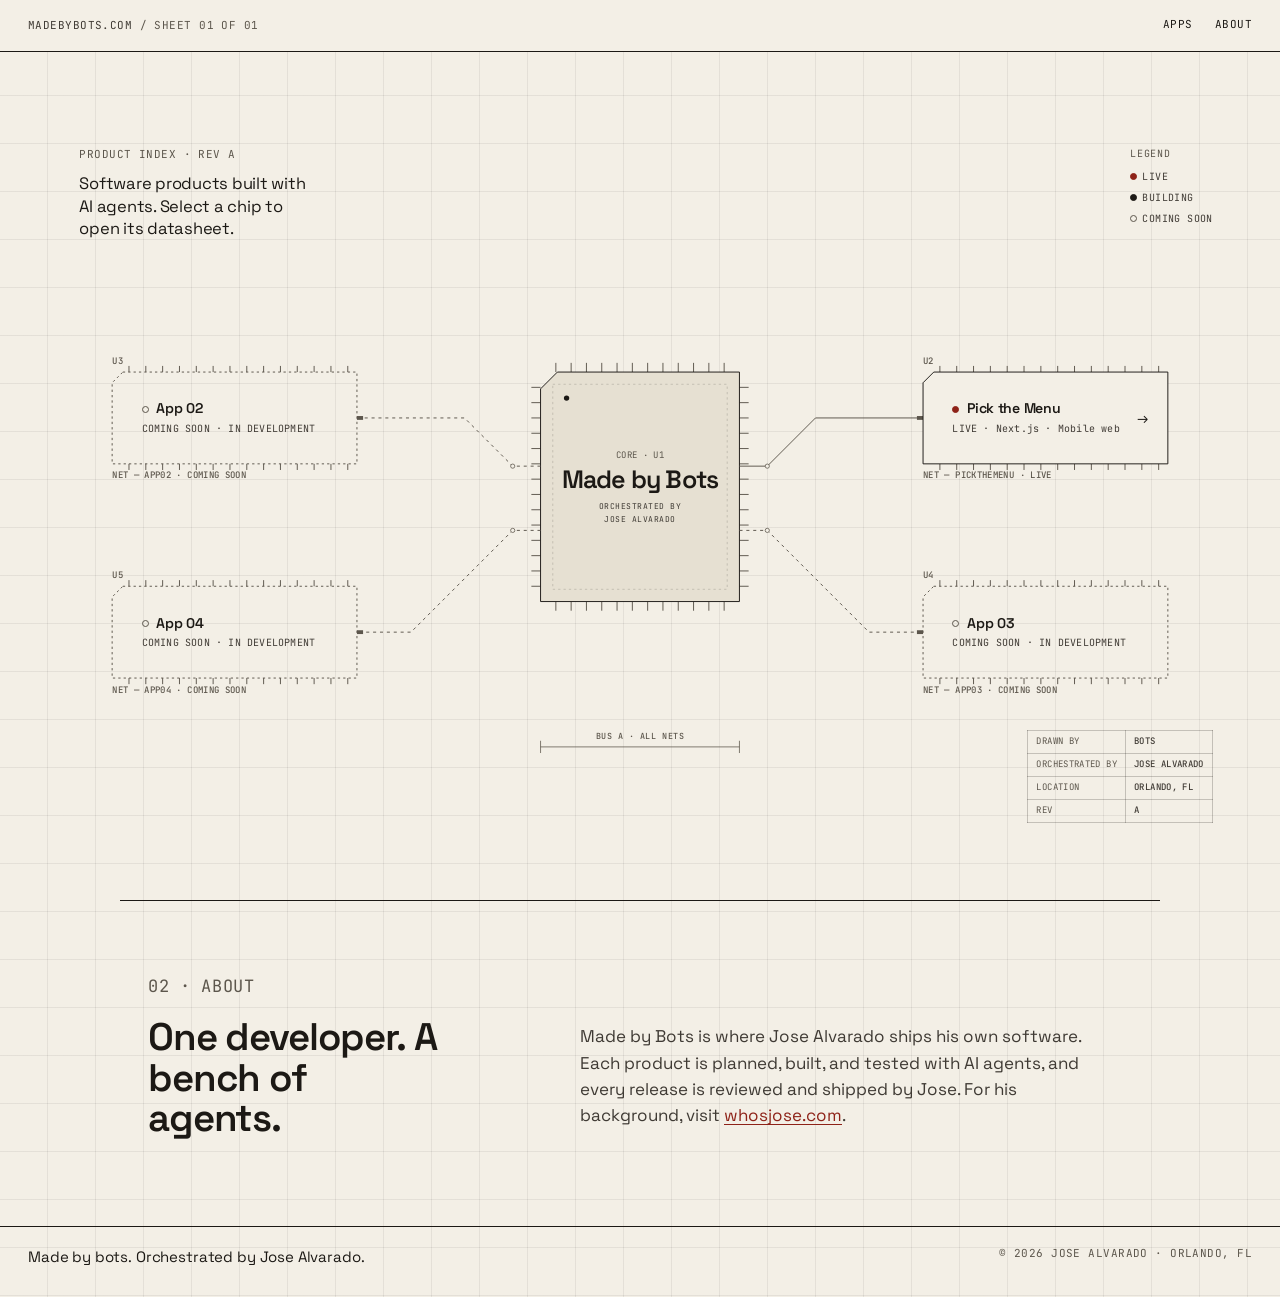
<file: index.html>
<!doctype html>
<html lang="en">
<head>
<meta charset="utf-8">
<meta name="viewport" content="width=device-width, initial-scale=1">
<title>Made by Bots — Software orchestrated by Jose Alvarado</title>
<meta name="description" content="Software products built with AI agents and orchestrated by Jose Alvarado. Open each chip on the board to read its datasheet.">
<meta name="theme-color" content="#F3EFE6">
<link rel="canonical" href="https://madebybots.com/">
<meta property="og:type" content="website">
<meta property="og:url" content="https://madebybots.com/">
<meta property="og:title" content="Made by Bots">
<meta property="og:description" content="Software products built with AI agents. Orchestrated by Jose Alvarado.">
<meta property="og:image" content="https://madebybots.com/og-image.png">
<meta property="og:image:alt" content="Blueprint-style circuit board with a central Made by Bots chip wired to app chips.">
<meta property="og:image:width" content="1200">
<meta property="og:image:height" content="630">
<meta name="twitter:card" content="summary_large_image">
<link rel="icon" href="favicon.svg" type="image/svg+xml">
<link rel="apple-touch-icon" href="apple-touch-icon.png">
<link rel="preload" href="fonts/space-grotesk-var.woff2" as="font" type="font/woff2" crossorigin>
<link rel="preload" href="fonts/jetbrains-mono-var.woff2" as="font" type="font/woff2" crossorigin>
<link rel="stylesheet" href="style.css">
<script type="application/ld+json">{"@context":"https://schema.org","@graph":[{"@type":"WebSite","name":"Made by Bots","url":"https://madebybots.com/","description":"Software products built with AI agents and orchestrated by Jose Alvarado. Open each chip on the board to read its datasheet.","author":{"@type":"Person","name":"Jose Alvarado","url":"https://whosjose.com"}},{"@type":"SoftwareApplication","name":"Pick the Menu","url":"https://pickthemenu.com","description":"A mobile web app that settles “where should we eat?” Five quick questions return one nearby restaurant that’s open now.","featureList":["A five-step quiz (vibe, cravings, hunger, distance, location) narrows nearby options to a single pick.","Group mode lets friends decide together.","Past picks are saved on the device."],"author":{"@type":"Person","name":"Jose Alvarado","url":"https://whosjose.com"},"screenshot":["https://madebybots.com/assets/pickthemenu-home.webp","https://madebybots.com/assets/pickthemenu-quiz.webp"]}]}</script>
</head>
<body>
<a class="skip" href="#apps-list">Skip to app list</a>

<header class="topbar">
  <p class="mono sheet-id">MADEBYBOTS.COM <span class="dim">/ SHEET 01 OF 01</span></p>
  <nav aria-label="Primary" class="mono">
    <a href="#board">Apps</a>
    <a href="#about">About</a>
    <a href="#contact" data-config="contactUrl" hidden>Contact</a>
  </nav>
</header>

<main>
  <section id="board" class="board-wrap" aria-labelledby="core-title">
    <div class="board" data-board>
      <svg class="traces" viewBox="0 0 1600 1000" preserveAspectRatio="xMidYMid meet" aria-hidden="true" focusable="false">
        <g class="decor"></g>
        <g class="nets"></g>
      </svg>

      <div class="intro">
        <p class="mono eyebrow">PRODUCT INDEX · REV A</p>
        <p class="lede">Software products built with AI agents. Select a chip to open its datasheet.</p>
      </div>

      <div class="core" aria-hidden="false">
        <p class="mono core-ref">CORE · U1</p>
        <h1 id="core-title">Made by Bots</h1>
        <p class="mono core-sub">ORCHESTRATED BY <br>JOSE ALVARADO</p>
      </div>

      <ol class="chips" id="apps-list" aria-label="Apps">
        <li class="chip" data-status="live" data-id="pickthemenu" style="--x:1170;--y:370;--w:320;--h:120">
          <span class="chip-ref" aria-hidden="true">U2</span>
          <button class="chip-btn" type="button" aria-haspopup="dialog" aria-label="Pick the Menu LIVE · NEXT.JS · MOBILE WEB. Open datasheet.">
            <span class="chip-name"><span class="led" data-status="live"></span>Pick the Menu</span>
            <span class="chip-meta">LIVE · NEXT.JS · MOBILE WEB</span>
            <span class="chip-go" aria-hidden="true">→</span>
          </button>
          <span class="chip-net" aria-hidden="true">NET — PICKTHEMENU · LIVE</span>
        </li>
        <li class="chip" data-status="placeholder" data-id="app-02" style="--x:110;--y:370;--w:320;--h:120">
          <span class="chip-ref" aria-hidden="true">U3</span>
          <button class="chip-btn" type="button" aria-disabled="true" aria-label="App 02 COMING SOON · IN DEVELOPMENT">
            <span class="chip-name"><span class="led" data-status="placeholder"></span>App 02</span>
            <span class="chip-meta">COMING SOON · IN DEVELOPMENT</span>
          </button>
          <span class="chip-net" aria-hidden="true">NET — APP02 · COMING SOON</span>
        </li>
        <li class="chip" data-status="placeholder" data-id="app-03" style="--x:1170;--y:650;--w:320;--h:120">
          <span class="chip-ref" aria-hidden="true">U4</span>
          <button class="chip-btn" type="button" aria-disabled="true" aria-label="App 03 COMING SOON · IN DEVELOPMENT">
            <span class="chip-name"><span class="led" data-status="placeholder"></span>App 03</span>
            <span class="chip-meta">COMING SOON · IN DEVELOPMENT</span>
          </button>
          <span class="chip-net" aria-hidden="true">NET — APP03 · COMING SOON</span>
        </li>
        <li class="chip" data-status="placeholder" data-id="app-04" style="--x:110;--y:650;--w:320;--h:120">
          <span class="chip-ref" aria-hidden="true">U5</span>
          <button class="chip-btn" type="button" aria-disabled="true" aria-label="App 04 COMING SOON · IN DEVELOPMENT">
            <span class="chip-name"><span class="led" data-status="placeholder"></span>App 04</span>
            <span class="chip-meta">COMING SOON · IN DEVELOPMENT</span>
          </button>
          <span class="chip-net" aria-hidden="true">NET — APP04 · COMING SOON</span>
        </li>
        <li class="signal-dot" aria-hidden="true"></li>
      </ol>

      <ul class="legend mono" aria-label="Status legend">
        <li><span class="led" data-status="live"></span>Live</li>
        <li><span class="led" data-status="building"></span>Building</li>
        <li><span class="led" data-status="placeholder"></span>Coming soon</li>
      </ul>

      <table class="title-block mono" aria-label="Drawing title block">
        <tr><th scope="row">DRAWN BY</th><td>BOTS</td></tr>
        <tr><th scope="row">ORCHESTRATED BY</th><td>JOSE ALVARADO</td></tr>
        <tr><th scope="row">LOCATION</th><td>ORLANDO, FL</td></tr>
        <tr><th scope="row">REV</th><td>A</td></tr>
      </table>
    </div>
    <noscript><p class="noscript">Live app: <a href="https://pickthemenu.com">Pick the Menu</a> — five quick questions, one nearby restaurant open now.</p></noscript>
  </section>

  <section id="about" class="about" aria-labelledby="about-title">
    <p class="mono eyebrow">02 · ABOUT</p>
    <div class="about-grid">
      <h2 id="about-title">One developer. A bench of agents.</h2>
      <p>Made by Bots is where Jose Alvarado ships his own software. Each product is planned, built, and tested with AI agents, and every release is reviewed and shipped by Jose. For his background, visit <a href="https://whosjose.com">whosjose.com</a>.</p>
    </div>
  </section>
</main>

<footer class="footer" id="contact">
  <p class="signature">Made by bots. Orchestrated by Jose Alvarado.</p>
  <p class="dim mono">© <span data-year>2026</span> Jose Alvarado · Orlando, FL</p>
</footer>

<dialog class="sheet" aria-labelledby="sheet-title" data-sheet>
  <div class="sheet-inner"></div>
</dialog>

<script src="app.js" type="module"></script>
</body>
</html>
</file>
<file: style.css>
/* Made by Bots — printed sheet. Same board, flat ink. */
@font-face { font-family: "Space Grotesk"; src: url("fonts/space-grotesk-var.woff2") format("woff2"); font-weight: 300 700; font-display: swap; }
@font-face { font-family: "JetBrains Mono"; src: url("fonts/jetbrains-mono-var.woff2") format("woff2"); font-weight: 100 800; font-display: swap; }

:root {
  --bg: #F3EFE6;
  --bg-raised: #E6E0D2;
  --bg-sheet: #F7F4EC;
  --grid: rgba(28, 25, 21, 0.07);
  --ink: #1C1915;
  --ink-2: #3F3A34;
  --ink-3: #5C564C;
  --line: #1C1915;
  --line-dim: rgba(28, 25, 21, 0.22);
  --accent: #8E2218;
  --live: #8E2218;
  --building: #1C1915;
  --idle: transparent;
  --focus: #1C1915;
  --font-sans: "Space Grotesk", ui-sans-serif, system-ui, -apple-system, "Segoe UI", sans-serif;
  --font-mono: "JetBrains Mono", ui-monospace, "SFMono-Regular", Menlo, Consolas, monospace;
  --ease: cubic-bezier(.2, .7, .2, 1);
  --topbar: 52px;
  color-scheme: light;
}

* { box-sizing: border-box; }
html { background: var(--bg); }
body {
  margin: 0; color: var(--ink); font: 400 16px/1.55 var(--font-sans);
  background-color: var(--bg);
  background-image:
    linear-gradient(var(--grid) 1px, transparent 1px),
    linear-gradient(90deg, var(--grid) 1px, transparent 1px);
  background-size: 48px 48px;
  background-position: -1px -1px;
  -webkit-font-smoothing: antialiased;
}
.mono { font-family: var(--font-mono); font-size: 11px; letter-spacing: .04em; text-transform: uppercase; }
.dim { color: var(--ink-3); }
a { color: var(--accent); text-underline-offset: 3px; }
:focus-visible { outline: 2px solid var(--focus); outline-offset: 3px; }
.skip { position: absolute; left: 12px; top: -48px; background: var(--ink); color: var(--bg); padding: 8px 12px; z-index: 10; font-weight: 600; }
.skip:focus { top: 12px; }

.topbar { height: var(--topbar); display: flex; align-items: center; justify-content: space-between; padding: 0 28px; border-bottom: 1px solid var(--ink); background: var(--bg); }
.topbar p { margin: 0; color: var(--ink-2); }
.topbar nav { display: flex; gap: 22px; }
.topbar nav a { color: var(--ink); text-decoration: none; padding: 4px 0; border-bottom: 1px solid transparent; }
.topbar nav a:hover { border-bottom-color: var(--ink); }

.board-wrap { display: grid; place-items: center; min-height: calc(100svh - var(--topbar)); padding: 18px 28px 28px; }
.board {
  position: relative; container-type: inline-size;
  width: min(100%, calc((100svh - var(--topbar) - 48px) * 1.6)); aspect-ratio: 16 / 10;
}
.traces { position: absolute; inset: 0; width: 100%; height: 100%; overflow: visible; }

.intro { position: absolute; left: 4.2%; top: 7.5%; width: 28%; }
.intro .eyebrow { color: var(--ink-3); margin: 0 0 10px; }
.intro .lede { margin: 0; color: var(--ink); font-size: clamp(16px, 1.35cqw, 22px); line-height: 1.35; max-width: 22ch; letter-spacing: -.015em; }

.core { position: absolute; left: calc(670 / 1600 * 100%); top: 37%; width: calc(260 / 1600 * 100%); height: 30%;
  display: flex; flex-direction: column; align-items: center; justify-content: center; text-align: center; pointer-events: none; }
.core h1 { margin: 6px 0 8px; font-weight: 600; font-size: clamp(22px, 2.05cqw, 36px); line-height: .95; letter-spacing: -.03em; }
.core .core-ref { margin: 0; color: var(--ink-3); font-size: clamp(9px, .65cqw, 11px); }
.core .core-sub { margin: 0; color: var(--ink-2); font-size: clamp(8px, .58cqw, 11px); line-height: 1.55; letter-spacing: .06em; }

.chips { list-style: none; margin: 0; padding: 0; }
.chip { position: absolute; left: calc(var(--x) / 1600 * 100%); top: calc(var(--y) / 1000 * 100%); width: calc(var(--w) / 1600 * 100%); height: calc(var(--h) / 1000 * 100%); }
.chip-btn {
  all: unset; box-sizing: border-box; position: absolute; inset: 0; display: grid; align-content: center; gap: .3em;
  padding: 0 10% 0 12%; cursor: pointer; color: var(--ink);
}
.chip-btn[aria-disabled="true"] { cursor: default; }
.chip-btn:focus-visible { outline: 2px solid var(--focus); outline-offset: 5px; }
.chip-name { font: 600 clamp(14px, 1.15cqw, 20px)/1.1 var(--font-sans); letter-spacing: -.02em; display: flex; align-items: center; gap: .55em; }
.chip-meta { font: 400 clamp(10px, .7cqw, 12px)/1.3 var(--font-mono); letter-spacing: .02em; color: var(--ink-2); white-space: nowrap; overflow: hidden; text-overflow: ellipsis; }
.led { flex: none; width: 7px; height: 7px; border-radius: 50%; background: var(--idle); border: 1px solid var(--ink-3); }
.led[data-status="live"] { background: var(--accent); border-color: var(--accent); }
.led[data-status="building"] { background: var(--ink); border-color: var(--ink); }
.chip-ref, .chip-net { position: absolute; left: 0; font: 500 clamp(9px, .58cqw, 11px)/1 var(--font-mono); letter-spacing: .04em; color: var(--ink-3); text-transform: uppercase; white-space: nowrap; }
.chip-ref { bottom: calc(100% + .7em); }
.chip-net { top: calc(100% + .85em); }
.board.is-dense .chip-net { display: none; }
.chip-go { position: absolute; right: 8%; top: 50%; translate: 0 -50%; color: var(--ink); font: 400 clamp(14px, 1cqw, 18px)/1 var(--font-sans); transition: translate .18s var(--ease); }
.chip-btn:hover .chip-go, .chip-btn:focus-visible .chip-go { translate: 4px -50%; }

.title-block { position: absolute; right: 3.2%; bottom: 4%; border-collapse: collapse; font-size: clamp(9px, .58cqw, 11px); color: var(--ink-2); background: transparent; }
.title-block th, .title-block td { border: 1px solid var(--line-dim); padding: .45em .9em; text-align: left; font-weight: 500; }
.title-block th { color: var(--ink-3); font-weight: 400; }

.legend { position: absolute; right: 3.2%; top: 7.5%; list-style: none; margin: 0; padding: 0; display: grid; gap: .55em; border: 0; font-size: clamp(10px, .62cqw, 12px); color: var(--ink-2); background: none; }
.legend li { display: flex; align-items: center; gap: .55em; }
.legend::before { content: "Legend"; color: var(--ink-3); letter-spacing: .08em; margin-bottom: .15em; }

.traces .core-body { fill: var(--bg-raised); stroke: var(--ink); stroke-width: 1.25; }
.traces .core-inner { fill: none; stroke: var(--line-dim); stroke-width: 1; stroke-dasharray: 3 4; }
.traces .pin1 { fill: var(--ink); stroke: none; }
.traces .pin { stroke: var(--ink-3); stroke-width: 1.25; }
.traces .chip-body { fill: var(--bg); stroke: var(--ink); stroke-width: 1.25; }
.traces .chip-body.is-placeholder { fill: transparent; stroke: var(--ink-3); stroke-dasharray: 3 4; }
.traces .trace { fill: none; stroke: var(--ink-3); stroke-width: 1.25; stroke-linejoin: miter; transition: stroke .18s var(--ease), stroke-width .18s var(--ease); }
.traces .net.is-placeholder .trace { stroke: var(--ink-3); stroke-dasharray: 4 5; }
.traces .via { fill: var(--bg); stroke: var(--ink-3); stroke-width: 1; }
.traces .net.is-placeholder .via { stroke: var(--ink-3); }
.traces .pad { fill: var(--ink-3); }
.traces .dim-line { stroke: var(--ink-3); stroke-width: 1; fill: none; }
.traces .dim-text { fill: var(--ink-3); font: 500 11px var(--font-mono); letter-spacing: .06em; }

.board[data-active] .net { opacity: .28; transition: opacity .18s var(--ease); }
.board[data-active] .net.is-active { opacity: 1; }
.traces .net.is-active .trace { stroke: var(--accent); stroke-width: 2; }
.traces .net.is-active .via, .traces .net.is-active .pad { stroke: var(--accent); fill: var(--accent); }
.traces .net.is-active .chip-body { stroke: var(--accent); }

.about { max-width: 1040px; margin: 0 auto; padding: 72px 28px 88px; border-top: 1px solid var(--ink); }
.about .eyebrow { color: var(--ink-3); margin: 0 0 18px; }
.about-grid { display: grid; grid-template-columns: .8fr 1.2fr; gap: 40px 64px; align-items: start; }
.about h2 { margin: 0; font-size: clamp(28px, 3vw, 42px); line-height: 1.05; letter-spacing: -.03em; font-weight: 600; max-width: 12ch; }
.about p { margin: 6px 0 0; color: var(--ink-2); font-size: 17px; line-height: 1.55; max-width: 46ch; }
.footer { display: flex; justify-content: space-between; gap: 16px; flex-wrap: wrap; padding: 18px 28px 28px; border-top: 1px solid var(--ink); color: var(--ink-2); }
.footer p { margin: 0; }
.footer .signature { color: var(--ink); font-size: 15px; letter-spacing: -.01em; }
.noscript { text-align: center; }
.signal-dot { display: none; }

.sheet { width: min(1040px, calc(100vw - 48px)); max-height: calc(100svh - 48px); padding: 0; border: 1px solid var(--ink); background: var(--bg-sheet); color: var(--ink); border-radius: 0; overflow: auto; }
.sheet::backdrop { background: rgba(28, 25, 21, .45); }
.sheet[open] { animation: sheet-in .16s var(--ease); }
@keyframes sheet-in { from { opacity: 0; } }
.sheet-inner { position: relative; padding: 32px 36px 0; }
.sheet-head { display: flex; justify-content: space-between; align-items: end; gap: 24px; padding-bottom: 16px; border-bottom: 1px solid var(--ink); }
.sheet-head h2 { margin: 0; font-size: clamp(32px, 4vw, 52px); line-height: .95; letter-spacing: -.03em; font-weight: 600; }
.sheet-ref { color: var(--ink-3); margin: 8px 0 0; }
.status-pill { display: inline-flex; align-items: center; gap: 8px; color: var(--ink); white-space: nowrap; }
.status-pill .led { width: 7px; height: 7px; }
.sheet-body { display: grid; grid-template-columns: 1.05fr .95fr; }
.spec { border-right: 1px solid var(--line-dim); padding: 8px 28px 12px 0; }
.spec section { padding: 16px 0; border-bottom: 1px solid var(--line-dim); }
.spec section:last-child { border-bottom: 0; }
.spec h3 { margin: 0 0 8px; font: 500 11px/1 var(--font-mono); letter-spacing: .06em; color: var(--ink-3); text-transform: uppercase; }
.spec p, .spec li { margin: 0; color: var(--ink-2); font-size: 16px; }
.spec p.lead { color: var(--ink); font-size: 17px; }
.spec ul.bullets { margin: 10px 0 0; padding-left: 1.1em; }
.spec ul.bullets li + li { margin-top: 4px; }
.tags { list-style: none; padding: 0; margin: 0; display: flex; flex-wrap: wrap; gap: 6px 14px; }
.tags li { font: 500 14px/1.2 var(--font-sans); color: var(--ink); letter-spacing: -.01em; }
.tags li + li { padding-left: 14px; border-left: 1px solid var(--line-dim); }
.figs { display: flex; gap: 20px; justify-content: center; align-items: start; padding: 20px 0 12px 24px; }
.figs figure { margin: 0; text-align: left; width: min(190px, 46%); }
.figs .frame { padding: 0; border: 1px solid var(--ink); }
.figs img { display: block; width: 100%; height: auto; }
.figs figcaption { margin-top: 8px; color: var(--ink-3); }
.sheet-foot { display: flex; justify-content: space-between; align-items: center; gap: 16px; flex-wrap: wrap; margin: 8px -36px 0; padding: 14px 36px 18px; border-top: 1px solid var(--ink); }
.sheet-foot dl { display: flex; gap: 28px; margin: 0; flex-wrap: wrap; }
.sheet-foot dt { color: var(--ink-3); }
.sheet-foot dd { margin: 3px 0 0; color: var(--ink); }
.actions { display: flex; gap: 8px; }
.btn { display: inline-flex; align-items: center; gap: 8px; padding: 10px 14px; font: 600 14px/1 var(--font-sans); letter-spacing: -.01em; text-decoration: none; border: 1px solid var(--ink); cursor: pointer; background: transparent; color: var(--ink); }
.btn-primary { background: var(--accent); border-color: var(--accent); color: #F7F4EC; }
.btn-primary:hover { background: #731C14; }
.btn-ghost:hover { background: rgba(28, 25, 21, .06); }

@media (max-width: 760px), (max-aspect-ratio: 4/5) {
  .topbar { padding: 0 16px; }
  .topbar nav { gap: 16px; }
  .sheet-id .dim { display: none; }
  .board-wrap { display: block; min-height: 0; padding: 28px 18px 40px; }
  .board { width: 100%; aspect-ratio: auto; container-type: normal; display: flex; flex-direction: column; }
  .traces, .title-block, .legend { display: none; }
  .intro, .core { position: static; width: auto; height: auto; }
  .core { order: -1; align-items: flex-start; text-align: left; margin-bottom: 8px; }
  .core h1 { font-size: clamp(40px, 12vw, 56px); margin: 8px 0 6px; }
  .core .core-ref { font-size: 11px; }
  .core .core-sub { font-size: 12px; letter-spacing: .04em; }
  .core .core-sub br { display: none; }
  .intro .eyebrow { display: none; }
  .intro .lede { font-size: 17px; max-width: 28ch; }
  .chips { position: relative; margin-top: 36px; padding-left: 28px; display: grid; gap: 22px; }
  .chips::before { content: ""; position: absolute; left: 0; top: 0; bottom: 8px; width: 1px; background: var(--ink); }
  .chip { position: relative; left: auto; top: auto; width: auto; height: auto; min-height: 92px; }
  .chip::before { content: ""; position: absolute; left: -28px; top: 28px; width: 28px; height: 1px; background: var(--ink); }
  .chip[data-status="placeholder"]::before { background: var(--ink-3); }
  .chip-btn { position: relative; inset: auto; width: 100%; min-height: 92px; padding: 16px 40px 16px 16px; border: 1px solid var(--ink); background: var(--bg);
    clip-path: polygon(12px 0, 100% 0, 100% 100%, 0 100%, 0 12px); }
  .chip[data-status="placeholder"] .chip-btn { border-style: dashed; border-color: var(--ink-3); background: transparent; }
  .chip-name { font-size: 18px; }
  .chip-meta { font-size: 12px; white-space: normal; }
  .chip-go { font-size: 18px; right: 14px; }
  .chip-ref { bottom: calc(100% + 6px); font-size: 10px; }
  .chip-net, .signal-dot { display: none; }
  .about { padding: 48px 18px 64px; }
  .about-grid { grid-template-columns: 1fr; gap: 16px; }
  .about h2 { max-width: none; }
  .sheet, dialog.sheet:modal {
    inset: 0; width: 100%; height: 100svh; max-width: none; max-height: none; margin: 0; border: 0;
  }
  .sheet-inner { padding: 24px 18px 0; }
  .sheet-body { grid-template-columns: 1fr; }
  .spec { border-right: 0; padding-right: 0; }
  .figs { padding: 16px 0; justify-content: flex-start; }
  .sheet-foot { margin: 8px -18px 0; padding: 14px 18px 20px; }
  .actions { width: 100%; }
  .actions .btn { flex: 1; justify-content: center; }
}

@media (prefers-reduced-motion: reduce) {
  *, *::before, *::after { animation: none !important; transition: none !important; }
}
.sr-only { position: absolute; width: 1px; height: 1px; overflow: hidden; clip: rect(0 0 0 0); white-space: nowrap; }
.sheet h2:focus { outline: none; }

.miss { min-height: 100svh; display: grid; place-items: center; text-align: center; padding: 24px; }
.miss h1 { font-size: clamp(32px, 6vw, 56px); line-height: 1.05; letter-spacing: -.03em; margin: .2em 0 .45em; font-weight: 600; }
.miss-kicker { color: var(--ink-3); margin: 0; }
</file>
